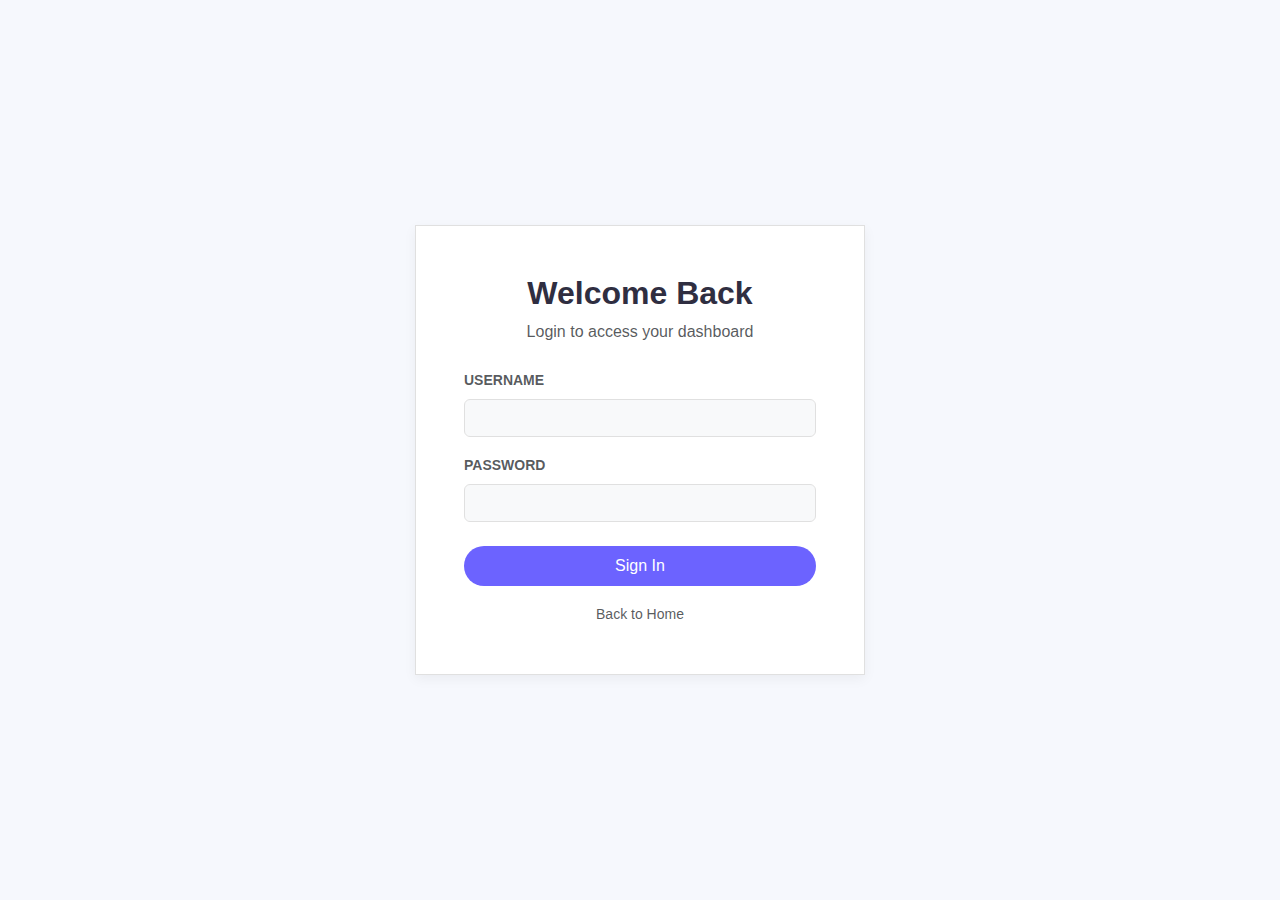
<file: App/target/classes/static/login.html>
<!DOCTYPE html>
<html lang="en">
<head>
    <meta charset="UTF-8">
    <title>Login | NextGen Jobs</title>
    <link href="https://cdn.jsdelivr.net/npm/bootstrap@5.3.0/dist/css/bootstrap.min.css" rel="stylesheet">
    <link rel="stylesheet" href="css/style.css">
</head>
<body class="d-flex align-items-center justify-content-center">

<div class="glass-card p-5" style="width: 100%; max-width: 450px;">
    <div class="text-center mb-4">
        <h2 class="fw-bold">Welcome Back</h2>
        <p class="text-muted">Login to access your dashboard</p>
    </div>

    <div id="alertBox" class="alert alert-danger d-none"></div>

    <div class="mb-3">
        <label class="form-label fw-bold small text-muted">USERNAME</label>
        <input type="text" id="username" class="form-control">
    </div>
    <div class="mb-4">
        <label class="form-label fw-bold small text-muted">PASSWORD</label>
        <input type="password" id="password" class="form-control">
    </div>

    <button class="btn btn-primary-custom w-100 py-2 mb-3" onclick="login()">Sign In</button>

    <div class="text-center">
        <a href="index.html" class="text-decoration-none text-muted small">Back to Home</a>
    </div>
</div>

<script>
    const API_URL = 'http://localhost:8082/api';

    async function login() {
        const u = document.getElementById('username').value;
        const p = document.getElementById('password').value;
        const alertBox = document.getElementById('alertBox');

        try {
            const res = await fetch(`${API_URL}/auth/login`, {
                method: 'POST',
                headers: { 'Content-Type': 'application/json' },
                body: JSON.stringify({ username: u, password: p })
            });

            if (res.ok) {
                const data = await res.json();
                // --- NEW: Save Email to LocalStorage ---
                localStorage.setItem('userEmail', data.email);
                localStorage.setItem('jwtToken', data.token);
                localStorage.setItem('userEmail', data.email);
                window.location.href = 'dashboard.html'; // REDIRECT
            } else {
                alertBox.innerText = 'Invalid credentials';
                alertBox.classList.remove('d-none');
            }
        } catch (e) {
            alertBox.innerText = 'Server error';
            alertBox.classList.remove('d-none');
        }
    }
</script>
</body>
</html>
</file>
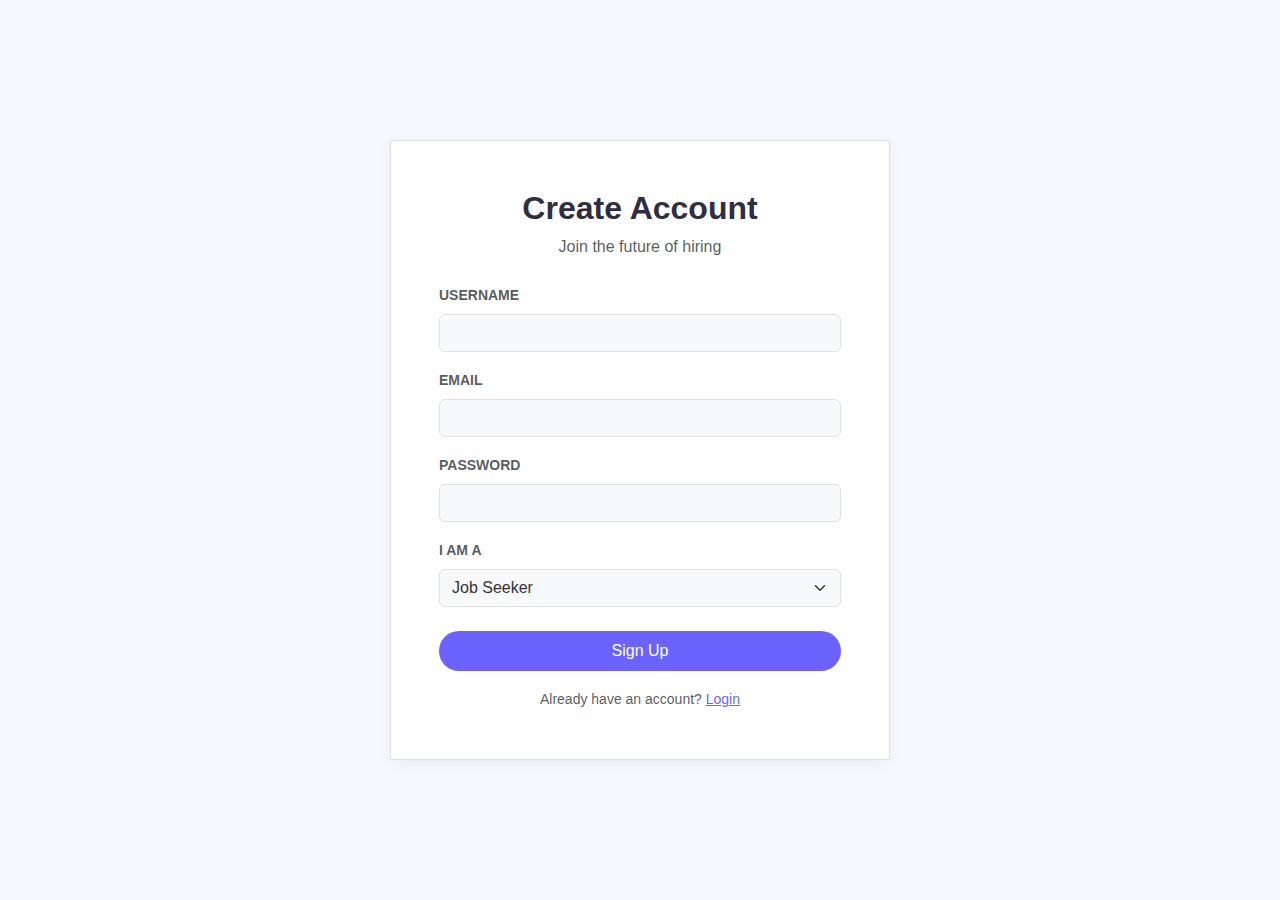
<file: App/target/classes/static/register.html>
<!DOCTYPE html>
<html lang="en">
<head>
    <meta charset="UTF-8">
    <title>Register | NextGen Jobs</title>
    <link href="https://cdn.jsdelivr.net/npm/bootstrap@5.3.0/dist/css/bootstrap.min.css" rel="stylesheet">
    <link rel="stylesheet" href="css/style.css">
</head>
<body class="d-flex align-items-center justify-content-center py-5">

<div class="glass-card p-5" style="width: 100%; max-width: 500px;">
    <div class="text-center mb-4">
        <h2 class="fw-bold">Create Account</h2>
        <p class="text-muted">Join the future of hiring</p>
    </div>

    <div id="alertBox" class="alert d-none"></div>

    <div class="row g-3">
        <div class="col-12">
            <label class="form-label fw-bold small text-muted">USERNAME</label>
            <input type="text" id="username" class="form-control">
        </div>
        <div class="col-12">
            <label class="form-label fw-bold small text-muted">EMAIL</label>
            <input type="email" id="email" class="form-control">
        </div>
        <div class="col-12">
            <label class="form-label fw-bold small text-muted">PASSWORD</label>
            <input type="password" id="password" class="form-control">
        </div>
        <div class="col-12">
            <label class="form-label fw-bold small text-muted">I AM A</label>
            <select id="role" class="form-select form-control">
                <option value="applicant">Job Seeker</option>
                <option value="employer">Employer</option>
            </select>
        </div>
        <div class="col-12 mt-4">
            <button class="btn btn-primary-custom w-100 py-2" onclick="register()">Sign Up</button>
        </div>
    </div>
    <div class="text-center mt-3">
        <small class="text-muted">Already have an account? <a href="login.html" style="color: var(--primary)">Login</a></small>
    </div>
</div>

<script>
    const API_URL = 'http://localhost:8082/api';

    async function register() {
        const usernameVal = document.getElementById('username').value;
        const passwordVal = document.getElementById('password').value; // Save password for auto-login

        const data = {
            username: usernameVal,
            email: document.getElementById('email').value,
            password: passwordVal,
            role: [document.getElementById('role').value]
        };

        const alertBox = document.getElementById('alertBox');

        try {
            // 1. REGISTER
            const res = await fetch(`${API_URL}/auth/register`, {
                method: 'POST',
                headers: { 'Content-Type': 'application/json' },
                body: JSON.stringify(data)
            });

            if (res.ok) {
                alertBox.className = 'alert alert-success';
                alertBox.innerText = 'Account created! Logging you in...';
                alertBox.classList.remove('d-none');

                // 2. AUTO-LOGIN (The Magic Step)
                await autoLogin(usernameVal, passwordVal);

            } else {
                const txt = await res.text();
                alertBox.className = 'alert alert-danger';
                alertBox.innerText = txt;
                alertBox.classList.remove('d-none');
            }
        } catch (e) { console.error(e); }
    }

    async function autoLogin(u, p) {
        try {
            const res = await fetch(`${API_URL}/auth/login`, {
                method: 'POST',
                headers: { 'Content-Type': 'application/json' },
                body: JSON.stringify({ username: u, password: p })
            });

            if (res.ok) {
                const data = await res.json();
                localStorage.setItem('jwtToken', data.token);
                setTimeout(() => window.location.href = 'dashboard.html', 1000);
            } else {
                window.location.href = 'login.html';
            }
        } catch (e) { window.location.href = 'login.html'; }
    }
</script>
</body>
</html>
</file>
<file: App/target/classes/static/css/style.css>
:root {
    /* --- LIGHT THEME --- */
    --primary: #6c63ff;
    --primary-hover: #5a52d6;
    --bg-body: #f6f8fd;
    --text-main: #2f2e41;
    --text-muted: #6c757d;
    --glass-bg: #ffffff;
    --glass-border: #e0e0e0;
    --navbar-bg: #ffffff;
    --input-bg: #f8f9fa;
    --input-text: #333333;
    --input-placeholder: #adb5bd;
    --dropdown-bg: #ffffff;
    --dropdown-hover: #f8f9fa;
    --badge-bg: #e9ecef;
    --badge-text: #495057;
    --scrollbar-track: #f1f1f1;
    --scrollbar-thumb: #c1c1c1;
}

[data-theme="dark"] {
    /* --- DARK THEME --- */
    --primary: #8c85ff;
    --primary-hover: #6c63ff;
    --bg-body: #121212;
    --text-main: #e0e0e0;
    --text-muted: #b0b3b8;
    --glass-bg: #1e1e1e;
    --glass-border: #333333;
    --navbar-bg: #1e1e1e;
    --input-bg: #2d2d2d;
    --input-text: #ffffff;
    --input-placeholder: #a0a0a0;
    --dropdown-bg: #1e1e1e;
    --dropdown-hover: #333333;
    --badge-bg: #333333;
    --badge-text: #ffffff;
    --scrollbar-track: #2d2d2d;
    --scrollbar-thumb: #555;
}

body {
    font-family: 'Poppins', sans-serif;
    background: var(--bg-body);
    color: var(--text-main);
    min-height: 100vh;
    transition: background 0.3s ease, color 0.3s ease;
}

/* --- NAVBAR & DROPDOWNS --- */
.navbar {
    background: var(--navbar-bg);
    border-bottom: 1px solid var(--glass-border);
}
.navbar-brand { color: var(--primary) !important; font-weight: 700; }

.dropdown-menu {
    background-color: var(--dropdown-bg);
    border: 1px solid var(--glass-border);
}
.dropdown-item { color: var(--text-main); }
.dropdown-item:hover { background-color: var(--dropdown-hover); color: var(--text-main); }
.dropdown-divider { border-top-color: var(--glass-border); }
#userEmailDisplay { color: var(--text-main) !important; }

/* --- INPUTS --- */
.form-control, .form-select {
    background-color: var(--input-bg) !important;
    border-color: var(--glass-border);
    color: var(--input-text) !important;
}
.form-control:focus, .form-select:focus {
    border-color: var(--primary);
    box-shadow: 0 0 0 3px rgba(108, 99, 255, 0.25);
}
.form-control::placeholder { color: var(--input-placeholder) !important; opacity: 1; }

/* --- MODERN STAT BOXES (The Stylish Part) --- */
.stat-grid {
    display: grid;
    grid-template-columns: repeat(auto-fit, minmax(140px, 1fr));
    gap: 15px;
    margin-bottom: 25px;
}

.stat-box {
    display: flex;
    align-items: center;
    padding: 15px;
    border-radius: 16px;
    transition: transform 0.2s ease;
    border: 1px solid transparent;
}
.stat-box:hover { transform: translateY(-3px); }

.stat-icon {
    width: 45px;
    height: 45px;
    border-radius: 12px;
    display: flex;
    align-items: center;
    justify-content: center;
    font-size: 1.2rem;
    margin-right: 12px;
    flex-shrink: 0;
}

.stat-content { display: flex; flex-direction: column; }
.stat-label {
    font-size: 0.75rem; font-weight: 700; text-transform: uppercase;
    letter-spacing: 0.5px; opacity: 0.7; margin-bottom: 2px;
}
.stat-value {
    font-weight: 700; font-size: 0.95rem; white-space: nowrap;
    overflow: hidden; text-overflow: ellipsis;
}

/* -- Color Variants -- */
/* Location: Blue */
.stat-box.location { background: rgba(66, 133, 244, 0.1); color: #4285F4; }
.stat-box.location .stat-icon { background: rgba(66, 133, 244, 0.2); color: #4285F4; }
[data-theme="dark"] .stat-box.location { background: rgba(66, 133, 244, 0.15); }

/* Experience: Purple */
.stat-box.experience { background: rgba(108, 99, 255, 0.1); color: #6c63ff; }
.stat-box.experience .stat-icon { background: rgba(108, 99, 255, 0.2); color: #6c63ff; }
[data-theme="dark"] .stat-box.experience { background: rgba(108, 99, 255, 0.15); }

/* Salary: Green */
.stat-box.salary { background: rgba(32, 201, 151, 0.1); color: #20c997; }
.stat-box.salary .stat-icon { background: rgba(32, 201, 151, 0.2); color: #20c997; }
[data-theme="dark"] .stat-box.salary { background: rgba(32, 201, 151, 0.15); }

/* Applicants: Orange */
.stat-box.applicants { background: rgba(253, 126, 20, 0.1); color: #fd7e14; }
.stat-box.applicants .stat-icon { background: rgba(253, 126, 20, 0.2); color: #fd7e14; }
[data-theme="dark"] .stat-box.applicants { background: rgba(253, 126, 20, 0.15); }

/* --- SCROLLABLE JOB DESCRIPTION --- */
.scrollable-desc {
    max-height: 300px;
    overflow-y: auto;
    padding-right: 10px;
    white-space: pre-wrap;
    font-size: 0.95rem;
    line-height: 1.6;
    color: var(--text-muted); /* Ensure visibility */
}
.scrollable-desc::-webkit-scrollbar { width: 6px; }
.scrollable-desc::-webkit-scrollbar-track { background: var(--scrollbar-track); }
.scrollable-desc::-webkit-scrollbar-thumb { background: var(--primary); border-radius: 10px; opacity: 0.5; }

/* --- GENERAL UI --- */
.glass-card, .modal-content {
    background: var(--glass-bg);
    border: 1px solid var(--glass-border);
    color: var(--text-main);
    box-shadow: 0 4px 12px rgba(0,0,0,0.05);
}
.badge-custom-light {
    background-color: var(--badge-bg) !important;
    color: var(--badge-text) !important;
    border: 1px solid var(--glass-border);
    font-weight: 500;
}
.btn-primary-custom {
    background: var(--primary);
    color: white !important;
    border: none; border-radius: 50px; padding: 8px 24px;
}
.btn-primary-custom:hover { background: var(--primary-hover); }
.sidebar-container {
    position: sticky; top: 100px; height: calc(100vh - 120px);
    overflow-y: auto; z-index: 100;
}
.btn-close { filter: invert(var(--invert)); }
.navbar-toggler { filter: invert(var(--invert)); }
[data-theme="dark"] { --invert: 1; }
[data-theme="light"] { --invert: 0; }
/* --- FIX 1: DARK MODE VISIBILITY --- */
/* Force all muted/secondary text to be readable Light Grey in Dark Mode */
[data-theme="dark"] .text-muted,
[data-theme="dark"] .text-secondary,
[data-theme="dark"] p,
[data-theme="dark"] span,
[data-theme="dark"] small {
    color: #cccccc !important; /* Much brighter than before */
}

/* Make Stat Box Labels (LOCATION, SALARY) brighter in Dark Mode */
[data-theme="dark"] .stat-label {
    opacity: 0.9 !important;
    color: #ffffff !important;
}

/* --- FIX 2: TEXT OVERFLOW (Line Clamping) --- */
/* This cuts off text after 2 lines and adds "..." automatically */
/* --- TEXT OVERFLOW FIX --- */
/* --- TEXT OVERFLOW FIX --- */
.job-desc-preview {
    display: -webkit-box;
    -webkit-line-clamp: 2;       /* Show exactly 2 lines */
    -webkit-box-orient: vertical;
    overflow: hidden;
    text-overflow: ellipsis;
    line-height: 1.5em;
    max-height: 3em;
    margin-bottom: 0;
    opacity: 0.8;

    /* SAFETY NETS for layout */
    white-space: normal;         /* Force text to wrap */
    word-wrap: break-word;       /* Break long words if needed */
    word-break: break-word;      /* Ensure long URLs don't break layout */
}
/* =========================================
   FIX: DARK MODE TOGGLE BUTTONS (TABS)
   ========================================= */

/* 1. Base Style for the Tabs */
.btn-outline-custom {
    border: 1px solid var(--glass-border);
    color: var(--text-muted); /* Default: Grey text */
    background: transparent;
    font-weight: 600;
    padding: 8px 20px;
    transition: all 0.3s ease;
}

/* 2. Hover State */
.btn-outline-custom:hover {
    color: var(--primary);
    border-color: var(--primary);
    background: rgba(108, 99, 255, 0.05);
}

/* 3. Active/Checked State (The Selected Tab) */
.btn-check:checked + .btn-outline-custom {
    background-color: var(--primary);
    border-color: var(--primary);
    color: white !important; /* Force White Text when active */
    box-shadow: 0 4px 10px rgba(108, 99, 255, 0.3);
}

/* 4. DARK MODE SPECIFIC FIXES */
[data-theme="dark"] .btn-outline-custom {
    color: var(--text-main); /* Force text to be White (inactive) */
    border-color: rgba(255, 255, 255, 0.2);
}

[data-theme="dark"] .btn-outline-custom:hover {
    border-color: var(--primary);
    color: white;
}

/* Ensure the 'Active' tab stays bright in Dark Mode */
[data-theme="dark"] .btn-check:checked + .btn-outline-custom {
    background-color: var(--primary);
    color: white !important;
    border-color: var(--primary);
}
</file>
